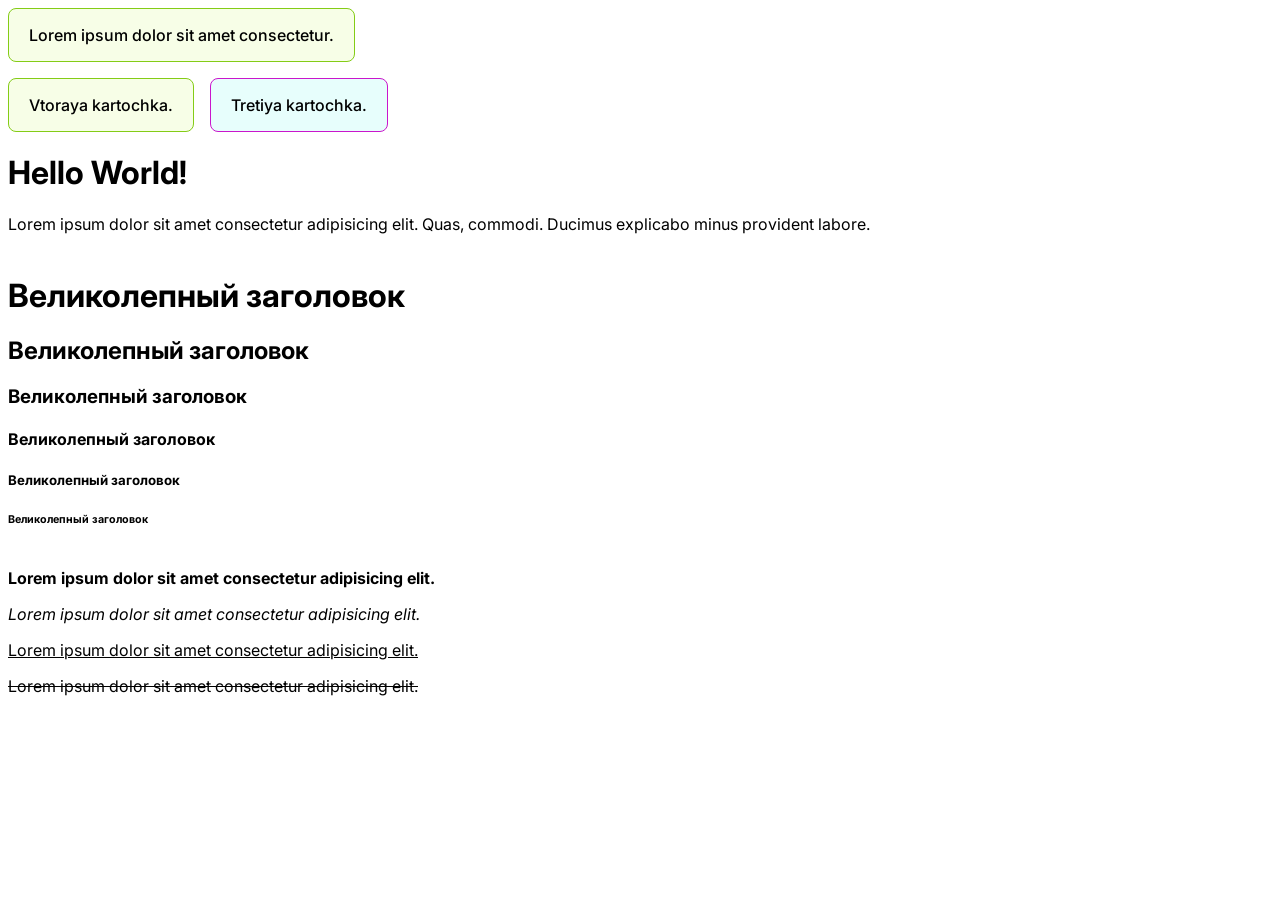
<file: html-01/index.html>
<!doctype html>
<html lang="ru">
    <head>
        <meta charset="utf-8" />
        <meta name="viewport" content="width=device-width, initial-scale=1.0" />
        <title>ИТД-43 Панин Вадим</title>
        <link rel="stylesheet" href="style.css" />
    </head>
        <div class="alert-info">Lorem ipsum dolor sit amet consectetur.</div>
    <div class="fog">
        <div class="alert-info">Vtoraya kartochka.</div>
        <div class="alert-ifff">Tretiya kartochka.</div>
    </div>

        <h1>Hello World!</h1>
        <p>
            Lorem ipsum dolor sit amet consectetur adipisicing elit. Quas,
            commodi. Ducimus explicabo minus provident labore.
        </p>

    <div class="heading-examples">
        <h1>Великолепный заголовок</h1>
        <h2>Великолепный заголовок</h2>
        <h3>Великолепный заголовок</h3>
        <h4>Великолепный заголовок</h4>
        <h5>Великолепный заголовок</h5>
        <h6>Великолепный заголовок</h6>
    </div>

    <div class="text-examples">
        <p><strong>Lorem ipsum dolor sit amet consectetur adipisicing elit.</strong></p>
        <p><em>Lorem ipsum dolor sit amet consectetur adipisicing elit.</em></p>
        <p><u>Lorem ipsum dolor sit amet consectetur adipisicing elit.</u></p>
        <p><s>Lorem ipsum dolor sit amet consectetur adipisicing elit.</s></p>
    </div>
    </body>
</html>
</file>
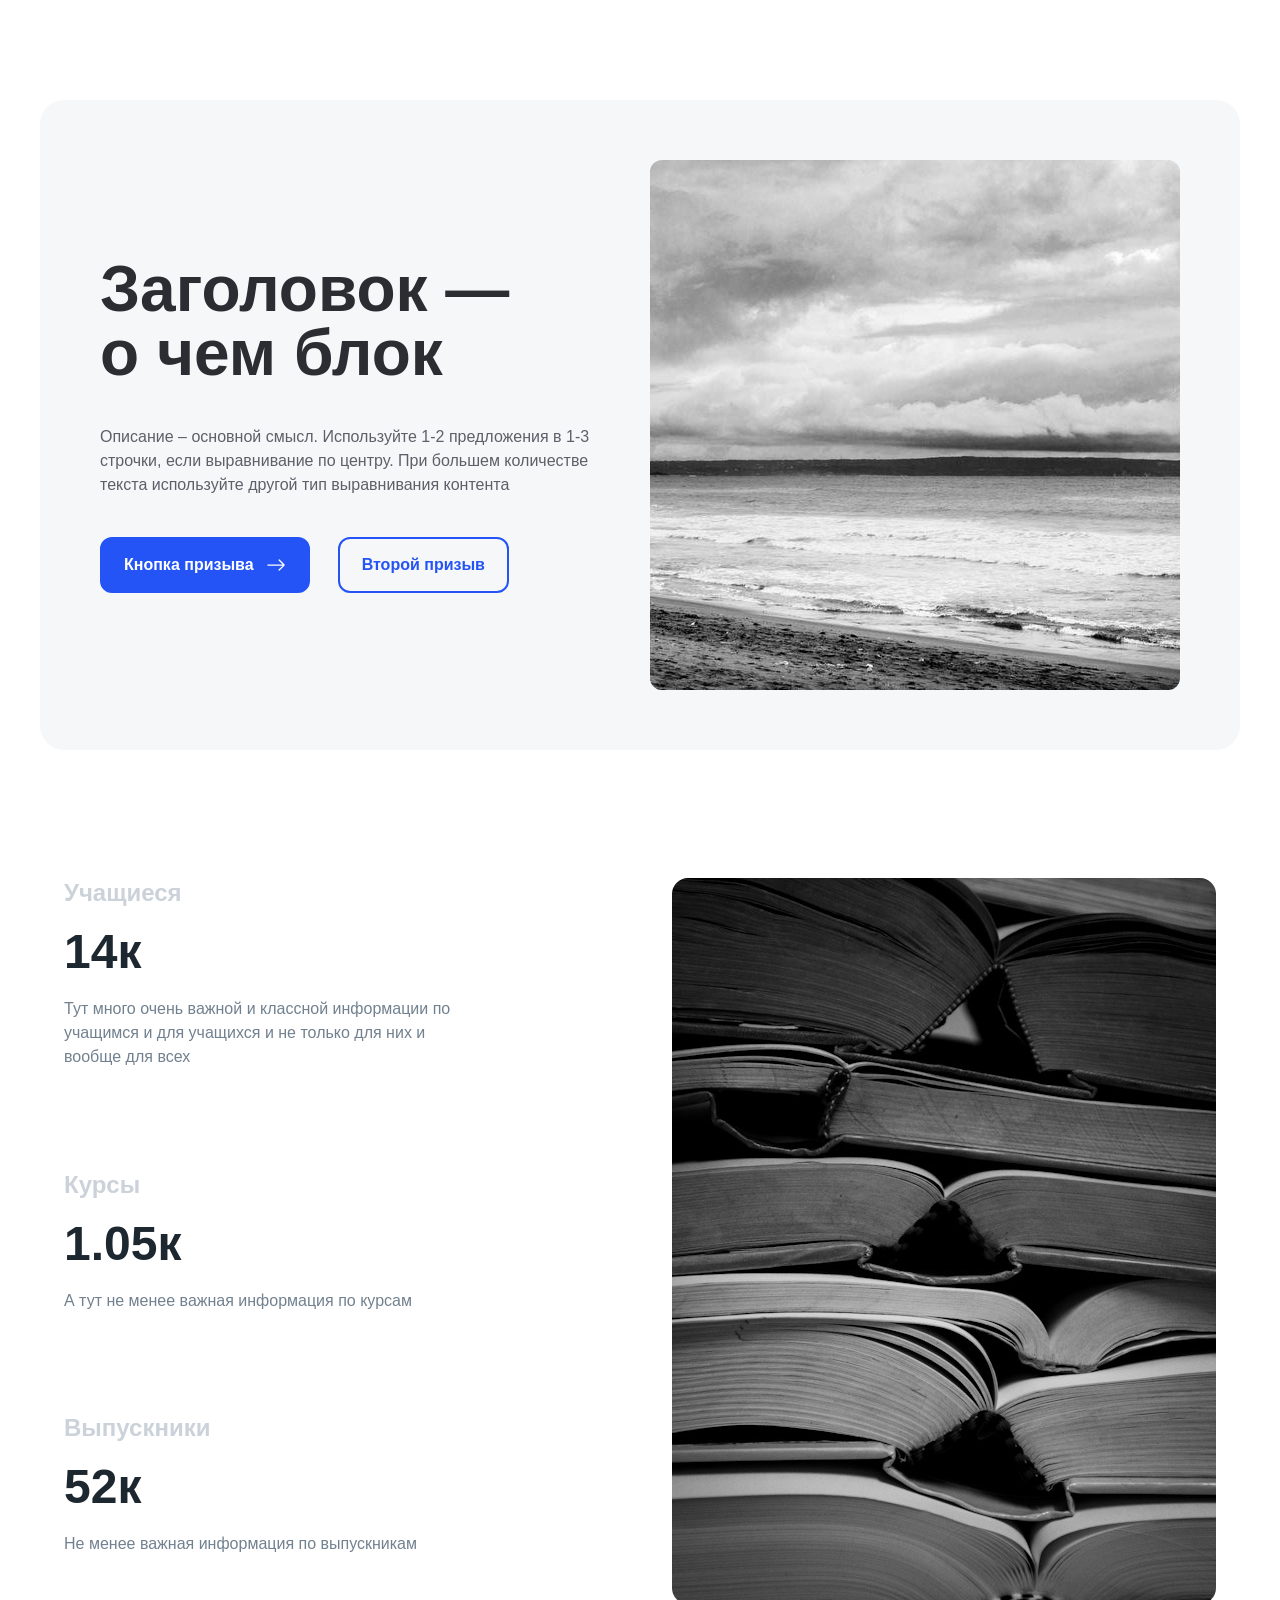
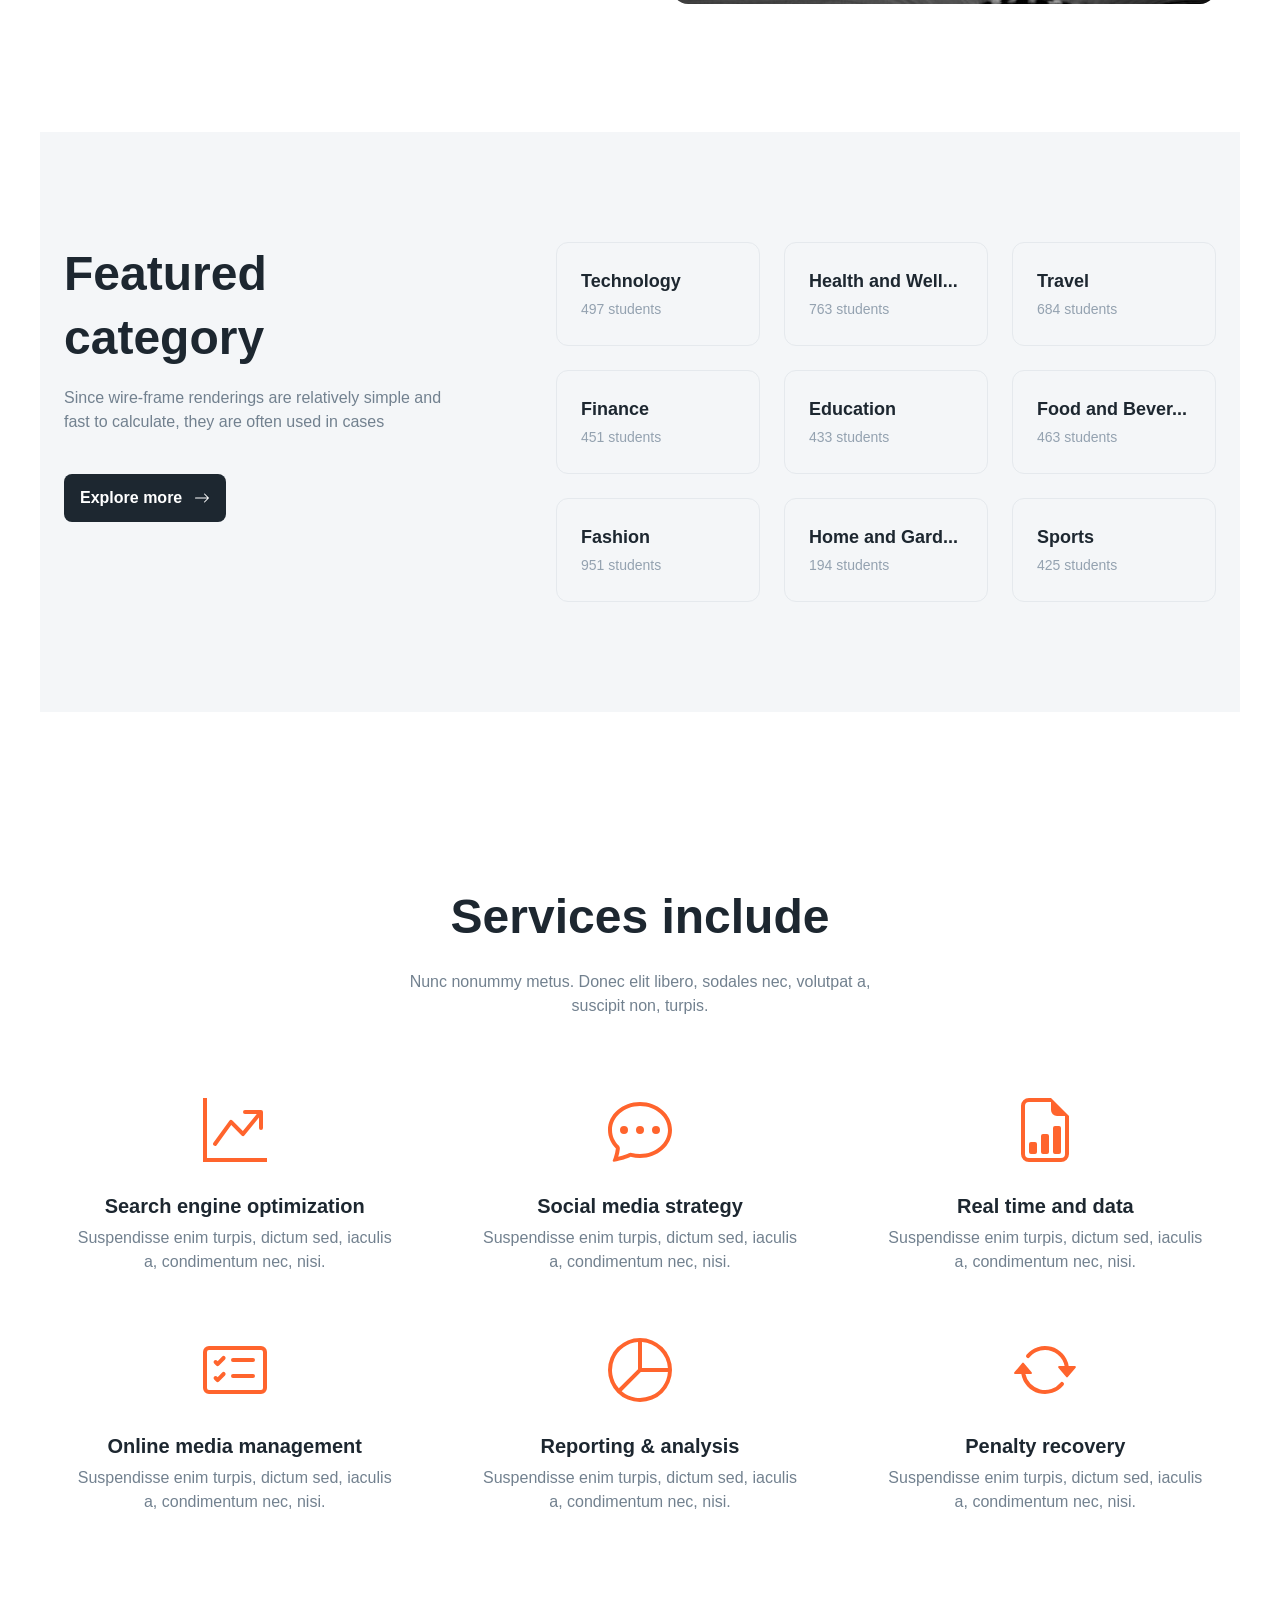
<file: html-02/index.html>
<!DOCTYPE html>
<html lang="ru">
  <head>
    <meta charset="UTF-8" />
    <meta name="viewport" content="width=device-width, initial-scale=1.0" />
    <title>ИТД-43 Панин Вадим</title>
    <link rel="stylesheet" href="reset.css" />
    <link rel="stylesheet" href="style.css" />
  </head>
  <body>
    <div class="cta">
      <div class="cta-text">
        <h1>Заголовок —<br />о чем блок</h1>

        <p>
          Описание – основной смысл. Используйте 1-2 предложения в 1-3 строчки,
          если выравнивание по центру. При большем количестве текста используйте
          другой тип выравнивания контента
        </p>

        <div class="cta-buttons">
          <button class="button button-primary" type="button">
            Кнопка призыва
            <img src="images/arrow-right.svg" width="20" height="20" />
          </button>
          <button class="button button-secondary" type="button">
            Второй призыв
          </button>
        </div>
      </div>

      <div class="cta-image">
        <img
          src="images/cta-photo.jpg"
          width="530"
          height="530"
        />
      </div>
    </div>

    <div class="about">
      <div class="about-stats">
        <div class="about-stat">
          <h2>Учащиеся</h2>
          <p class="about-number">14к</p>
          <p class="about-description">
            Тут много очень важной и классной информации по учащимся и для учащихся и не только для них и вообще для всех
          </p>
        </div>

        <div class="about-stat">
          <h2>Курсы</h2>
          <p class="about-number">1.05к</p>
          <p class="about-description">
            А тут не менее важная информация по курсам
          </p>
        </div>

        <div class="about-stat">
          <h2>Выпускники</h2>
          <p class="about-number">52к</p>
          <p class="about-description">
            Не менее важная информация по выпускникам  
          </p>
        </div>
      </div>

      <img
        class="about-image"
        src="images/about-photo.jpg"
        width="544"
        height="726"
      />
    </div>

    <div class="learning">
      <div class="learning-copy">
        <div class="learning-intro">
          <h2>Featured<br />category</h2>
          <p>
            Since wire-frame renderings are relatively simple and fast to
            calculate, they are often used in cases
          </p>
        </div>

        <button class="learning-button" type="button">
          Explore more
          <img src="images/arrow-right.svg" width="16" height="16" />
        </button>
      </div>

      <div class="learning-cards">
        <div class="category-card">
          <h3>Technology</h3>
          <p>497 students</p>
        </div>

        <div class="category-card">
          <h3>Health and Well...</h3>
          <p>763 students</p>
        </div>

        <div class="category-card">
          <h3>Travel</h3>
          <p>684 students</p>
        </div>

        <div class="category-card">
          <h3>Finance</h3>
          <p>451 students</p>
        </div>

        <div class="category-card">
          <h3>Education</h3>
          <p>433 students</p>
        </div>

        <div class="category-card">
          <h3>Food and Bever...</h3>
          <p>463 students</p>
        </div>

        <div class="category-card">
          <h3>Fashion</h3>
          <p>951 students</p>
        </div>

        <div class="category-card">
          <h3>Home and Gard...</h3>
          <p>194 students</p>
        </div>

        <div class="category-card">
          <h3>Sports</h3>
          <p>425 students</p>
        </div>
      </div>
    </div>

    <div class="services">
      <div class="services-heading">
        <h2>Services include</h2>
        <p class="service-description">
          <span>Nunc nonummy metus. Donec elit libero, sodales nec, volutpat a,</span>
          <span>suscipit non, turpis.</span>
        </p>
      </div>

      <div class="services-list">
        <div class="service-card">
          <img src="images/service-graph-up-arrow.svg" width="64" height="64" />
          <div class="service-copy">
            <h3>Search engine optimization</h3>
            <p class="service-description">
              <span>Suspendisse enim turpis, dictum sed, iaculis</span>
              <span>a, condimentum nec, nisi.</span>
            </p>
          </div>
        </div>

        <div class="service-card">
          <img src="images/service-chat-dots.svg" width="64" height="64" />
          <div class="service-copy">
            <h3>Social media strategy</h3>
            <p class="service-description">
              <span>Suspendisse enim turpis, dictum sed, iaculis</span>
              <span>a, condimentum nec, nisi.</span>
            </p>
          </div>
        </div>

        <div class="service-card">
          <img src="images/service-file-earmark-bar-graph.svg" width="64" height="64" />
          <div class="service-copy">
            <h3>Real time and data</h3>
            <p class="service-description">
              <span>Suspendisse enim turpis, dictum sed, iaculis</span>
              <span>a, condimentum nec, nisi.</span>
            </p>
          </div>
        </div>

        <div class="service-card">
          <img src="images/service-card-checklist.svg" width="64" height="64" />
          <div class="service-copy">
            <h3>Online media management</h3>
            <p class="service-description">
              <span>Suspendisse enim turpis, dictum sed, iaculis</span>
              <span>a, condimentum nec, nisi.</span>
            </p>
          </div>
        </div>

        <div class="service-card">
          <img src="images/service-pie-chart.svg" width="64" height="64" />
          <div class="service-copy">
            <h3>Reporting &amp; analysis</h3>
            <p class="service-description">
              <span>Suspendisse enim turpis, dictum sed, iaculis</span>
              <span>a, condimentum nec, nisi.</span>
            </p>
          </div>
        </div>

        <div class="service-card">
          <img src="images/service-arrow-repeat.svg" width="64" height="64" />
          <div class="service-copy">
            <h3>Penalty recovery</h3>
            <p class="service-description">
              <span>Suspendisse enim turpis, dictum sed, iaculis</span>
              <span>a, condimentum nec, nisi.</span>
            </p>
          </div>
        </div>
      </div>
    </div>
  </body>
</html>
</file>
<file: html-01/style.css>
@import url("https://fonts.googleapis.com/css2?family=Inter:wght@100;200;300;400;500;600;700;800;900&display=swap");

body {
    font-family: "Inter", sans-serif;
}

.alert-info {
    width: fit-content;
    background-color: #f7fee7;
    border: 1px solid #84cc16;
    border-radius: 8px;
    padding: 16px 20px;
    font-weight: 500;
}
.fog {
    display: flex;
    gap: 16px;
    margin-top: 16px;
}
.alert-ifff {
    width: fit-content;
    background-color: #e7fefc;
    border: 1px solid #c916cc;
    border-radius: 8px;
    padding: 16px 20px;
    font-weight: 500;
}


.heading-examples,
.text-examples {
    margin-top: 42px;
}
</file>
<file: html-02/style.css>
body {
  display: flex;
  flex-direction: column;
  align-items: center;
  gap: 128px;
  padding: 100px 24px;
  background-color: #ffffff;
  color: #2c2d33;
  font-family: Arial, sans-serif;
}

.cta {
  display: flex;
  flex-wrap: wrap;
  align-items: center;
  gap: 60px;
  width: 1200px;
  max-width: 100%;
  padding: 60px;
  border-radius: 24px;
  background-color: #f6f7f9;
}

.cta-text {
  display: flex;
  flex-direction: column;
  gap: 40px;
  flex: 1 1 420px;
  min-width: 0;
}

.cta-text h1 {
  font-size: 64px;
  font-weight: 700;
  line-height: 64px;
}

.cta-text p {
  color: #5d6069;
  font-size: 16px;
  line-height: 24px;
}

.cta-buttons {
  display: flex;
  flex-wrap: wrap;
  gap: 28px;
}

.button {
  display: flex;
  align-items: center;
  justify-content: center;
  gap: 12px;
  padding: 16px 22px;
  border: 2px solid #2454f5;
  border-radius: 12px;
  font-size: 16px;
  font-weight: 700;
  line-height: 20px;
  cursor: pointer;
}

.button-primary {
  background-color: #2454f5;
  color: #ffffff;
}

.button-secondary {
  background-color: #f6f7f9;
  color: #2454f5;
}

.cta-image {
  flex: 1 1 460px;
  min-width: 0;
}

.cta-image img {
  width: 100%;
  height: auto;
  border-radius: 12px;
}

.about {
  display: flex;
  flex-wrap: wrap;
  align-items: stretch;
  justify-content: space-between;
  gap: 80px;
  width: 1152px;
  max-width: 100%;
}

.about-stats {
  display: flex;
  flex-direction: column;
  justify-content: space-between;
  gap: 80px;
  width: 400px;
  max-width: 100%;
  padding-bottom: 48px;
}

.about-stat {
  display: flex;
  flex-direction: column;
  gap: 16px;
}

.about-stat h2 {
  color: #cbd2d9;
  font-size: 24px;
  font-weight: 700;
  line-height: 29px;
}

.about-number {
  color: #1d2730;
  font-size: 48px;
  font-weight: 700;
  line-height: 58px;
}

.about-description {
  color: #72818f;
  font-size: 16px;
  line-height: 24px;
}

.about-image {
  width: 544px;
  max-width: 100%;
  height: 726px;
  object-fit: cover;
  border-radius: 16px;
}

.learning {
  display: flex;
  flex-wrap: wrap;
  align-items: flex-start;
  justify-content: space-between;
  gap: 80px;
  width: 1200px;
  max-width: 100%;
  padding: 110px 24px;
  background-color: #f4f6f8;
  color: #1d2730;
}

.learning-copy {
  display: flex;
  flex-direction: column;
  align-items: flex-start;
  gap: 40px;
  width: 400px;
  max-width: 100%;
}

.learning-intro {
  display: flex;
  flex-direction: column;
  gap: 16px;
}

.learning-intro h2 {
  font-size: 48px;
  font-weight: 700;
  line-height: 64px;
}

.learning-intro p {
  color: #72818f;
  font-size: 16px;
  line-height: 24px;
}

.learning-button {
  display: flex;
  align-items: center;
  justify-content: center;
  gap: 12px;
  padding: 14px 16px;
  border: 0;
  border-radius: 8px;
  background-color: #1d2730;
  color: #ffffff;
  font-size: 16px;
  font-weight: 700;
  line-height: 20px;
  cursor: pointer;
}

.learning-cards {
  display: flex;
  flex-wrap: wrap;
  gap: 24px;
  width: 660px;
  max-width: 100%;
}

.category-card {
  cursor: pointer;
  display: flex;
  flex-direction: column;
  justify-content: center;
  gap: 8px;
  width: 204px;
  max-width: 100%;
  min-height: 104px;
  padding: 24px;
  border: 1px solid #e5e9ed;
  border-radius: 12px;
}

.category-card h3 {
  font-size: 18px;
  font-weight: 700;
  line-height: 22px;
}

.category-card p {
  color: #94a2b0;
  font-size: 14px;
  line-height: 18px;
}

.category-card:hover {
  border-color: #ffffff;
  background-color: #ffffff;
}

.category-card:hover h3 {
  color: #ff5722;
}

.services {
  display: flex;
  flex-direction: column;
  align-items: center;
  gap: 80px;
  width: 1200px;
  max-width: 100%;
  padding: 48px 24px 72px;
  color: #1d2730;
}

.services-heading {
  display: flex;
  flex-direction: column;
  align-items: center;
  gap: 24px;
  max-width: 100%;
}

.services-heading h2 {
  font-size: 48px;
  font-weight: 700;
  line-height: 58px;
}

.services-list {
  display: flex;
  flex-wrap: wrap;
  justify-content: center;
  gap: 64px;
  width: 100%;
}

.service-card {
  display: flex;
  flex-direction: column;
  align-items: center;
  gap: 32px;
  flex: 1 1 300px;
  max-width: 360px;
}

.service-card img {
  width: 64px;
  height: 64px;
}

.service-copy {
  display: flex;
  flex-direction: column;
  align-items: center;
  gap: 8px;
  max-width: 100%;
}

.service-copy h3 {
  font-size: 20px;
  font-weight: 700;
  line-height: 24px;
}

.service-description {
  display: flex;
  flex-direction: column;
  align-items: center;
  max-width: 100%;
  color: #72818f;
  font-size: 16px;
  line-height: 24px;
}

.service-description span {
  max-width: 100%;
}
</file>
